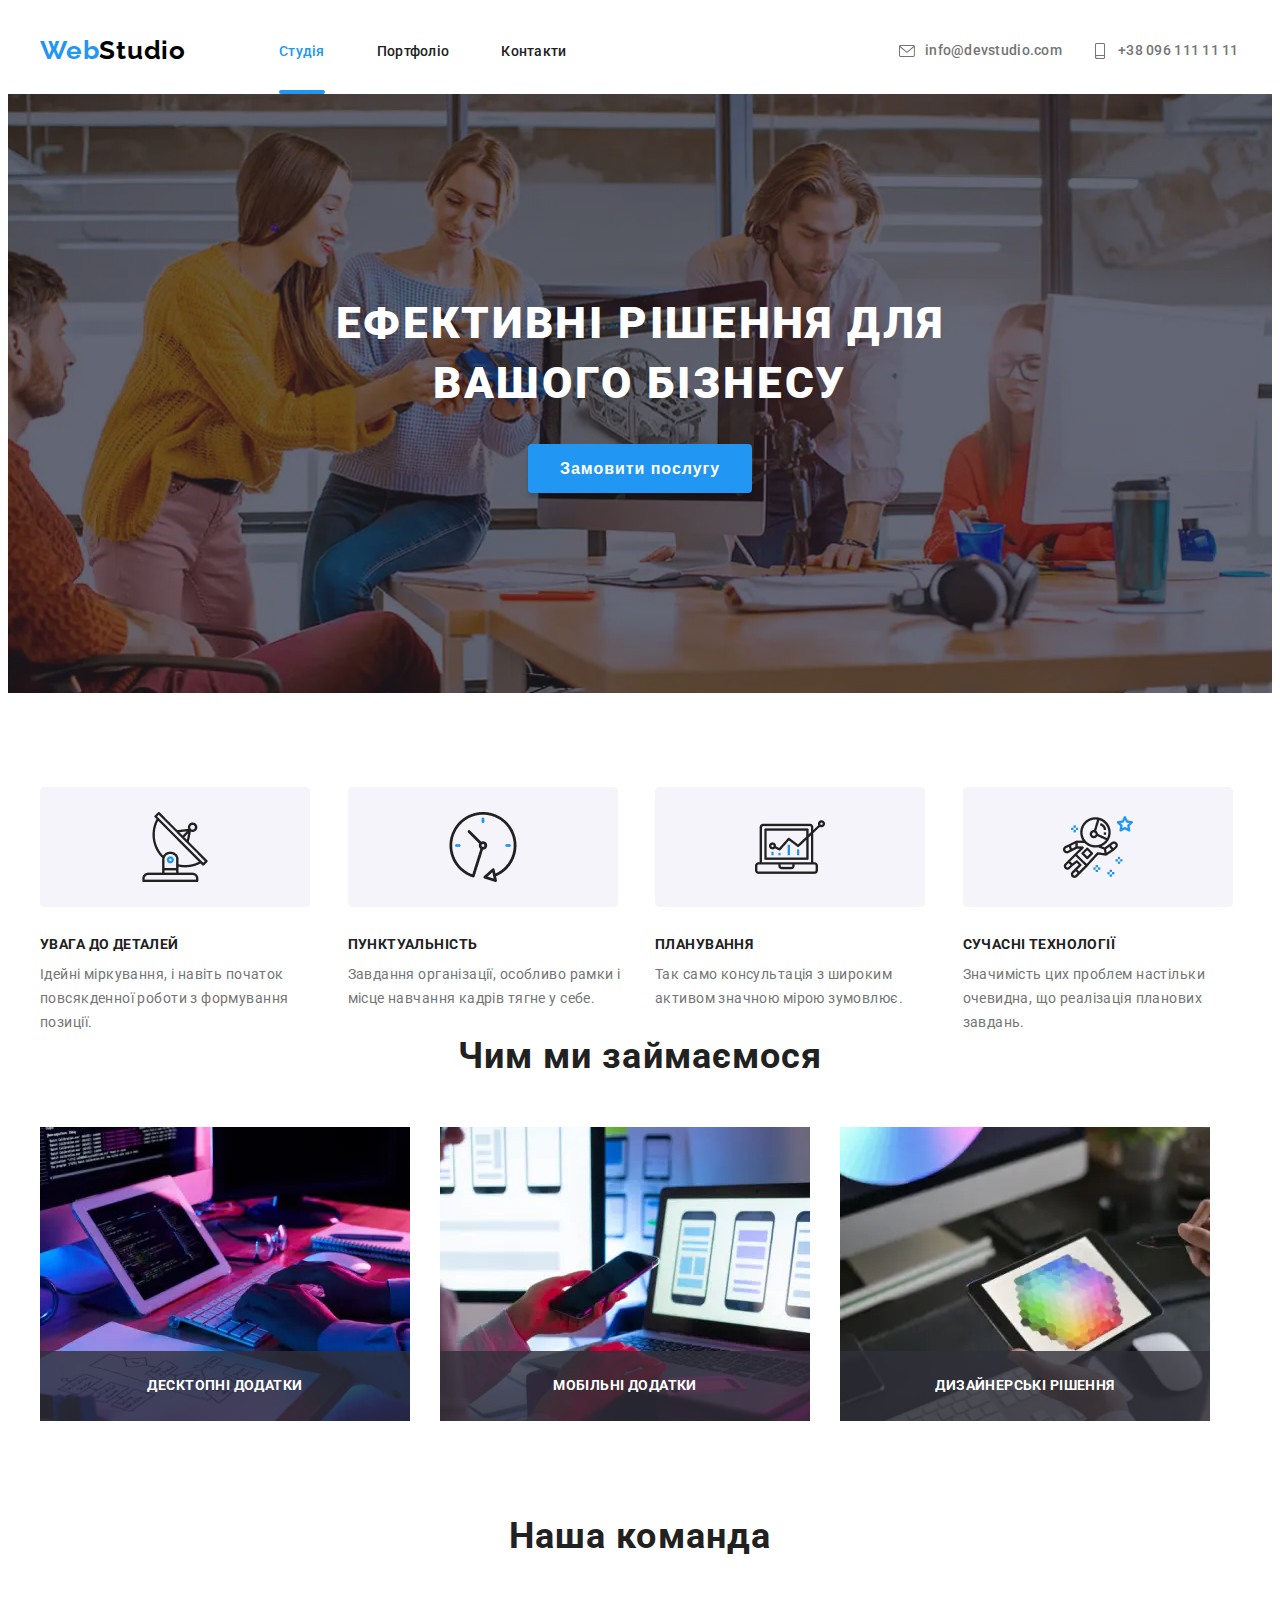
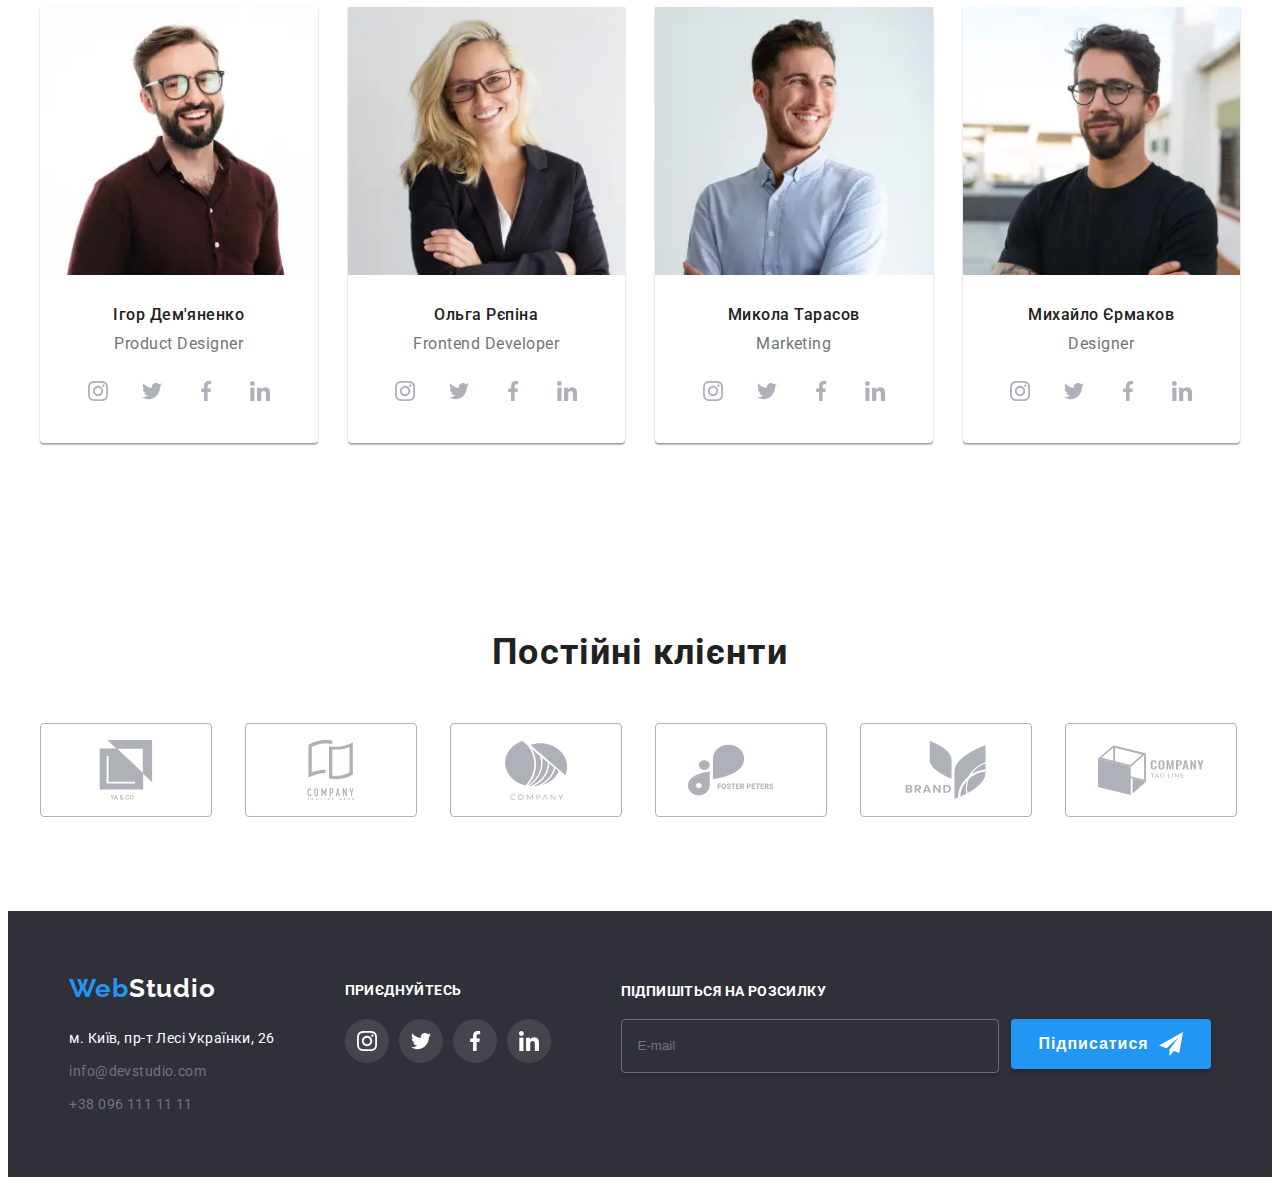
<file: index.html>
<!DOCTYPE html>
<html lang="en">
  <head>
    <meta charset="UTF-8" />
    <meta name="viewport" content="width=device-width, initial-scale=1.0" />
    <title>Головна</title>
    <link
      rel="stylesheet"
      href="https://cdnjs.cloudflare.com/ajax/libs/animate.css/4.1.1/animate.min.css"
    />
    <link
      rel="stylesheet"
      href="https://cdnjs.cloudflare.com/ajax/libs/modern-normalize/2.0.0/modern-normalize.min.css"
      integrity="sha512-4xo8blKMVCiXpTaLzQSLSw3KFOVPWhm/TRtuPVc4WG6kUgjH6J03IBuG7JZPkcWMxJ5huwaBpOpnwYElP/m6wg=="
      crossorigin="anonymous"
      referrerpolicy="no-referrer"
    />
    <link rel="preconnect" href="https://fonts.googleapis.com" />
    <link rel="preconnect" href="https://fonts.gstatic.com" crossorigin />
    <link
      href="https://fonts.googleapis.com/css2?family=Raleway:ital,wght@0,100..900;1,100..900&family=Roboto:ital,wght@0,100;0,300;0,400;0,500;0,700;0,900;1,100;1,300;1,400;1,500;1,700;1,900&display=swap"
      rel="stylesheet"
    />
    <link rel="stylesheet" href="./style/main.min.css" />
  </head>
  <body>
    <header class="header">
      <div class="container">
        <div class="header__navigation">
          <a href="./index.html" class="header__logo"
            ><span class="header__logo-first">Web</span
            ><span class="header__logo-second">Studio</span></a
          >
          <nav class="header__list">
            <ul class="header__items">
              <li class="header__item">
                <a href="./index.html" class="header__nav header__nav-golovna"
                  >Студія</a
                >
              </li>
              <li class="header__item">
                <a href="./pages/portfolio.html" class="header__nav"
                  >Портфоліо</a
                >
              </li>
              <li class="header__item">
                <a href="#" class="header__nav">Контакти</a>
              </li>
            </ul>
          </nav>
        </div>
                <button class="header__burger" data-modal-header-open>
            <svg class="header__burger__img">
                <use href="./img/symbol-defs.svg#icon-burger"></use>
            </svg>
        </button>
        <ul class="header__roster">
          <li class="header__roster-item">
            <a href="mailto:info@devstudio.com" class="header__roster-link"
              ><svg class="header__roster-img">
                <use href="./img/symbol-defs.svg#icon-mail"></use></svg
              >info@devstudio.com</a
            >
          </li>
          <li class="header__roster-item">
            <a href="tel:+380961111111" class="header__roster-link"
              ><svg class="header__roster-img">
                <use href="./img/symbol-defs.svg#icon-smartphone"></use></svg
              ><span class="header__roster-span">+38 096 111 11 11</span></a
            >
          </li>
        </ul>
      </div>
      <div class="menu is-hidden" data-header-modal>
          <button class="menu__button" data-modal-header-close>
            <svg class="menu__close" >
              <use href="./img/symbol-defs.svg#icon-close"></use>
            </svg>
          </button>
          <ul class="menu__list">
            <li class="menu__item"><a href="./index.html" class="menu__link">Студія</a></li>
            <li class="menu__item"><a href="./pages/portfolio.html" class="menu__link">Портфоліо</a></li>
            <li class="menu__item"><a href="#" class="menu__link">Контакти</a></li>
          </ul>
          <ul class="menu__list-contact">
            <li class="menu__item-contact"><a href="tel:+380961111111" class="menu__contact-link">+38 096 111 11 11</a></li>
            <li class="menu__item-contact"><a href="mailto:info@devstudio.com" class="menu__contact-link">info@devstudio.com</a></li>
          </ul>
          <ul class="menu__list-social">
            <li class="menu__item-social"><a href="#" class="menu__link-social">Instagram</a></li>
            <li class="menu__item-social"><a href="#" class="menu__link-social">Twitter</a></li>
            <li class="menu__item-social"><a href="#" class="menu__link-social">Facebook</a></li>
            <li class="menu__item-social"><a href="#" class="menu__link-social">LinkedIn</a></li> 
          </ul>
        </div>
      </div>
    </header>
    <main>
      <!-- Ефективні рішення -->
      <section class="decision">
        <div class="container">
          <h1 class="decision__title">Ефективні рішення для вашого бізнесу</h1>
          <button
            type="button"
            class="decision__btn animate__animated animate__bounce"
            data-modal-open
          >
            Замовити послугу
          </button>
        </div>
      </section>
      <!-- Ми -->
       <section class="we">
        <div class="container">
          <ul class="we__items">
            <li class="we__item">
              <h2 class="we__title">УВАГА ДО ДЕТАЛЕЙ</h2>
              <p class="we__subtitle">
                Ідейні міркування, і навіть початок повсякденної роботи з
                формування позиції.
              </p>
            </li>
            <li class="we__item">
              <h2 class="we__title">ПУНКТУАЛЬНІСТЬ</h2>
              <p class="we__subtitle">
                Завдання організації, особливо рамки і місце навчання кадрів
                тягне у себе.
              </p>
            </li>
            <li class="we__item">
              <h2 class="we__title">ПЛАНУВАННЯ</h2>
              <p class="we__subtitle">
                Так само консультація з широким активом значною мірою зумовлює.
              </p>
            </li>
            <li class="we__item">
              <h2 class="we__title">СУЧАСНІ ТЕХНОЛОГІЇ</h2>
              <p class="we__subtitle">
                Значимість цих проблем настільки очевидна, що реалізація
                планових завдань.
              </p>
            </li>
          </ul>
        </div>
      </section>
      <!-- Чим ми займаємося -->
       <section class="make">
        <div class="container">
          <h2 class="make__title">Чим ми займаємося</h2>
          <ul class="make__items">
            <li class="make__item">
              <picture>
                         <source srcset="../img/decstop/computer-decstop@1x.webp 1x, ../img/decstop/computer-decstop@2x.webp 2x" media="(min-width: 1200px)">
              <img
                src="./img/computer.jpg"
                alt="Програмування"
                class="make__img"
              />
              </picture>
              <h2 class="make__text">Десктопні додатки</h2>
            </li>
            <li class="make__item">
              <picture>
                <source srcset="../img/decstop/smartphone-decstop@1x.webp 1x, ../img/decstop/smartphone-decstop@2x.webp 2x" media="(min-width: 1200px)">
              <img
                src="./img/phone.jpg"
                alt="Вибирати дизайн сайту"
                class="make__img"
              />
              </picture>
              <h2 class="make__text">Мобільні додатки</h2>
            </li>
            <li class="make__item">
              <picture>
             <source srcset="../img/decstop/board-decstop@1x.webp 1x, ../img/decstop/board-decstop@2x.webp 2x" media="(min-width: 1200px)">
              <img
                src="./img/tablet.jpg"
                alt="Підбір кольорів на планшеті"
                class="make__img"
              />
              </picture>
              <h2 class="make__text">Дизайнерські рішення</h2>
            </li>
          </ul>
        </div>
      </section> 
      <!-- Наша команда -->
       <section class="team">
        <div class="container">
          <h2 class="team__title">Наша команда</h2>
          <ul class="team__items">
            <li class="team__item">
              <picture>
                      <source srcset="./img/decstop/igor-decstop@1x.webp 1x, ./img/decstop/igor-decstop@2x.webp 2x" media="(min-width: 1200px)">
                        <source srcset="./img/tablet/igor-tablet@1x.webp 1x, ./img/tablet/igor-tablet@2x.webp 2x" media="(min-width: 768px)">
                        <source srcset="./img/mobile/Igor-mobile@1x.webp 1x, ./img/mobile/igor-mobile@2x.webp 2x"  media="(max-width: 767px)">  
                           <img
                src="./img/igor.jpg"
                alt="Ігор Дем'яненко"
                class="team__img"
              />
              </picture>
              <div class="team__box-item">
                <h3 class="team__heading">Ігор Дем'яненко</h3>
                <p class="team__text">Product Designer</p>
                <ul class="team__list">
                <li class="team__element">
                  <a
                    href="https://www.instagram.com/"
                    target="_blank"
                    class="team__element-link"
                  >
                    <svg class="team__element-img">
                      <use href="./img/symbol-defs.svg#icon-instagram"></use>
                    </svg>
                  </a>
                </li>
                <li class="team__element">
                  <a
                    href="https://x.com/"
                    target="_blank"
                    class="team__element-link"
                  >
                    <svg class="team__element-img">
                      <use href="./img/symbol-defs.svg#icon-twitter"></use>
                    </svg>
                  </a>
                </li>
                <li class="team__element">
                  <a
                    href="https://www.facebook.com/"
                    target="_blank"
                    class="team__element-link"
                  >
                    <svg class="team__element-img">
                      <use href="./img/symbol-defs.svg#icon-facebook"></use>
                    </svg>
                  </a>
                </li>
                <li class="team__element">
                  <a
                    href="https://www.linkedin.com/"
                    target="_blank"
                    class="team__element-link"
                  >
                    <svg class="team__element-img">
                      <use href="./img/symbol-defs.svg#icon-linkedin"></use>
                    </svg>
                  </a>
                </li>
              </ul>
              </div> 
            </li>
            <li class="team__item">
              <picture>
                <source srcset="./img/decstop/olga-decstop@1x.webp 1x, ./img/decstop/olga-decstop@2x.webp 2x" media="(min-width: 1200px)">
                <source srcset="./img/tablet/olga-tablet@1x.webp 1x, ./img/tablet/olga-tablet@2x.webp 2x" media="(min-width: 768px)">
                <source srcset="./img/mobile/olga-mobile@1x.webp 1x, ./img/mobile/olga-mobile@2x.webp 2x" media="(max-width: 767px)">
              <img src="./img/olga.jpg" alt="Ольга Рєпіна" class="team__img" />
              </picture>
              <div class="team__box-item">
                <h3 class="team__heading">Ольга Рєпіна</h3>
                <p class="team__text">Frontend Developer</p>
                <ul class="team__list">
                <li class="team__element">
                  <a
                    href="https://www.instagram.com/"
                    target="_blank"
                    class="team__element-link"
                  >
                    <svg class="team__element-img">
                      <use href="./img/symbol-defs.svg#icon-instagram"></use>
                    </svg>
                  </a>
                </li>
                <li class="team__element">
                  <a
                    href="https://x.com/"
                    target="_blank"
                    class="team__element-link"
                  >
                    <svg class="team__element-img">
                      <use href="./img/symbol-defs.svg#icon-twitter"></use>
                    </svg>
                  </a>
                </li>
                <li class="team__element">
                  <a
                    href="https://www.facebook.com/"
                    target="_blank"
                    class="team__element-link"
                  >
                    <svg class="team__element-img">
                      <use href="./img/symbol-defs.svg#icon-facebook"></use>
                    </svg>
                  </a>
                </li>
                <li class="team__element">
                  <a
                    href="https://www.linkedin.com/"
                    target="_blank"
                    class="team__element-link"
                  >
                    <svg class="team__element-img">
                      <use href="./img/symbol-defs.svg#icon-linkedin"></use>
                    </svg>
                  </a>
                </li>
              </ul>
              </div>     
            </li>
            <li class="team__item">
              <picture>
                <source srcset="./img/decstop/mukola-decstop@1x.webp 1x, ./img/decstop/mukola-decstop@2x.webp 2x" media="(min-width: 1200px)">
                <source srcset="./img/tablet/mukola-tablet@1x.webp 1x, ./img/tablet/mukola-tablet@2x.webp 2x" media="(min-width: 768px)">
                <source srcset="./img/mobile/mukola-mobile@1x.webp 1x, ./img/mobile/mukola-mobile@2x.webp 2x" media="(max-width: 767px)">
              <img
                src="./img/mukola.jpg"
                alt="Микола Тарасов"
                class="team__img"
              />
              </picture>
              <div class="team__box-item">
                <h3 class="team__heading">Микола Тарасов</h3>
                <p class="team__text">Marketing</p>
                <ul class="team__list">
                <li class="team__element">
                  <a
                    href="https://www.instagram.com/"
                    target="_blank"
                    class="team__element-link"
                  >
                    <svg class="team__element-img">
                      <use href="./img/symbol-defs.svg#icon-instagram"></use>
                    </svg>
                  </a>
                </li>
                <li class="team__element">
                  <a
                    href="https://x.com/"
                    target="_blank"
                    class="team__element-link"
                  >
                    <svg class="team__element-img">
                      <use href="./img/symbol-defs.svg#icon-twitter"></use>
                    </svg>
                  </a>
                </li>
                <li class="team__element">
                  <a
                    href="https://www.facebook.com/"
                    target="_blank"
                    class="team__element-link"
                  >
                    <svg class="team__element-img">
                      <use href="./img/symbol-defs.svg#icon-facebook"></use>
                    </svg>
                  </a>
                </li>
                <li class="team__element">
                  <a
                    href="https://www.linkedin.com/"
                    target="_blank"
                    class="team__element-link"
                  >
                    <svg class="team__element-img">
                      <use href="./img/symbol-defs.svg#icon-linkedin"></use>
                    </svg>
                  </a>
                </li>
              </ul>
              </div>
            </li>
            <li class="team__item">
              <picture>
<source srcset="./img/decstop/michail-decstop@1x.webp 1x, ./img/decstop/michail-decstop@2x.webp 2x" media="(min-width: 1200px)">
<source srcset="./img/tablet/michail-tablet@1x.webp 1x, ./img/tablet/michail-tablet@2x.webp 2x" media="(min-width: 768px)">
<source srcset="./img/mobile/michail-mobile@1x.webp 1x, ./img/mobile/michail-mobile@2x.webp 2x" media="(max-width: 767px)">
              <img
                src="./img/michail.jpg"
                alt="Михайло Єрмаков"
                class="team__img"
              />
              </picture>
              <div class="team__box-item">
                <h3 class="team__heading">Михайло Єрмаков</h3>
                <p class="team__text">Designer</p>
                <ul class="team__list">
                <li class="team__element">
                  <a
                    href="https://www.instagram.com/"
                    target="_blank"
                    class="team__element-link"
                  >
                    <svg class="team__element-img">
                      <use href="./img/symbol-defs.svg#icon-instagram"></use>
                    </svg>
                  </a>
                </li>
                <li class="team__element">
                  <a
                    href="https://x.com/"
                    target="_blank"
                    class="team__element-link"
                  >
                    <svg class="team__element-img">
                      <use href="./img/symbol-defs.svg#icon-twitter"></use>
                    </svg>
                  </a>
                </li>
                <li class="team__element">
                  <a href="#" target="_blank" class="team__element-link">
                    <svg class="team__element-img">
                      <use href="./img/symbol-defs.svg#icon-facebook"></use>
                    </svg>
                  </a>
                </li>
                <li class="team__element">
                  <a href="#" target="_blank" class="team__element-link">
                    <svg class="team__element-img">
                      <use href="./img/symbol-defs.svg#icon-linkedin"></use>
                    </svg>
                  </a>
                </li>
              </ul>
              </div>
            </li>
          </ul>
        </div>
      </section> 
      <!-- Клиенти -->
       <section class="clients">
        <div class="container">
          <h2 class="clients__title">Постійні клієнти</h2>
          <ul class="clients__items">
            <li class="clients__item">
              <a
                href="https://www.google.com/"
                target="_blank"
                class="clients__link"
              >
                <svg class="clients__img">
                  <use href="./img/symbol-defs.svg#icon-ya-co"></use>
                </svg>
              </a>
            </li>
            <li class="clients__item">
              <a
                href="https://www.google.com/"
                target="_blank"
                class="clients__link"
              >
                <svg class="clients__img">
                  <use href="./img/symbol-defs.svg#icon-company-book "></use>
                </svg>
              </a>
            </li>
            <li class="clients__item">
              <a
                href="https://www.google.com/"
                target="_blank"
                class="clients__link"
              >
                <svg class="clients__img">
                  <use href="./img/symbol-defs.svg#icon-company"></use>
                </svg>
              </a>
            </li>
            <li class="clients__item">
              <a
                href="https://www.google.com/"
                target="_blank"
                class="clients__link"
              >
                <svg class="clients__img">
                  <use href="./img/symbol-defs.svg#icon-faster"></use>
                </svg>
              </a>
            </li>
            <li class="clients__item">
              <a
                href="https://www.google.com/"
                target="_blank"
                class="clients__link"
              >
                <svg class="clients__img">
                  <use href="./img/symbol-defs.svg#icon-brand"></use>
                </svg>
              </a>
            </li>
            <li class="clients__item">
              <a
                href="https://www.google.com/"
                target="_blank"
                class="clients__link"
              >
                <svg class="clients__img">
                  <use href="./img/symbol-defs.svg#icon-company-cube"></use>
                </svg>
              </a>
            </li>
          </ul>
        </div>
      </section>
    </main>
     <footer class="footer">
      <div class="container">
        <div class="footer__address-box">
          <a href="./index.html" class="footer__logo"
            ><span class="footer__logo-first">Web</span
            ><span class="footer__logo-second">Studio</span></a
          >
          <address class="footer__address">
            <ul class="footer__items">
              <li class="footer__item">
                <a
                  href="https://www.google.com/maps/d/u/0/viewer?mid=10uSM3H-mIU3GznYo2szRIEphczw&hl=en_US&ll=50.42732700000004%2C30.538092&z=17"
                  target="_blank"
                  class="footer__address footer__link-white"
                  >м. Київ, пр-т Лесі Українки, 26</a
                >
              </li>
              <li class="footer__item">
                <a href="mailto:info@devstudio.com" class="footer__link"
                  >info@devstudio.com</a
                >
              </li>
              <li class="footer__item">
                <a href="tel:+380961111111" class="footer__link"
                  >+38 096 111 11 11</a
                >
              </li>
            </ul>
          </address>
        </div>
        <div class="footer__networks">
          <h2 class="footer__title">приєднуйтесь</h2>
          <ul class="footer__list">
            <li class="footer__element">
              <a
                href="https://www.instagram.com/"
                target="_blank"
                class="footer__element-link"
              >
                <svg class="footer__element-img">
                  <use href="./img/symbol-defs.svg#icon-instagram"></use>
                </svg>
              </a>
            </li>
            <li class="footer__element">
              <a
                href="https://x.com/"
                target="_blank"
                class="footer__element-link"
              >
                <svg class="footer__element-img">
                  <use href="./img/symbol-defs.svg#icon-twitter"></use>
                </svg>
              </a>
            </li>
            <li class="footer__element">
              <a
                href="https://www.facebook.com/"
                target="_blank"
                class="footer__element-link"
              >
                <svg class="footer__element-img">
                  <use href="./img/symbol-defs.svg#icon-facebook"></use>
                </svg>
              </a>
            </li>
            <li class="footer__element">
              <a
                href="https://www.linkedin.com/"
                target="_blank"
                class="footer__element-link"
              >
                <svg class="footer__element-img">
                  <use href="./img/symbol-defs.svg#icon-linkedin"></use>
                </svg>
              </a>
            </li>
          </ul>
        </div>
        <div class="footer__mailing">
          <form class="footer__mailing-form">
            <div class="footer__mailing-box">
              <label for="mailing" class="footer__mailing-signature"
                >Підпишіться на розсилку</label
              >
              <input
                type="email"
                id="mailing"
                class="footer__mailing-input"
                required
                pattern="[a-z0-9._%+-]+@[a-z0-9.-]+\.[a-z]{2,}$"
                title="Будь ласка, введіть коректну електронну адресу."
                placeholder="E-mail"
              />
            </div>
            <button class="footer__mailing-btn">
              Підписатися
              <svg class="footer__mailing-img">
                <use href="./img/symbol-defs.svg#icon-send"></use>
              </svg>
            </button>
          </form>
        </div>
      </div>
    </footer> 
     <div class="backdrop is-hidden" data-modal>
      <div class="modal">
        <form class="modal__form">
          <h2 class="modal__title">Залиште свої дані, ми вам передзвонимо</h2>
          <label for="name" class="modal__signature">Ім'я</label>
          <div class="modal__input-box">
            <input
              type="text"
              id="name"
              class="modal__input"
              required
              placeholder="Артем"
            />
            <svg class="modal__input-img">
              <use href="./img/symbol-defs.svg#icon-person-modal"></use>
            </svg>
          </div>
          <label for="tel" class="modal__signature">Телефон</label>
          <div class="modal__input-box">
            <input
              type="text"
              id="tel"
              class="modal__input"
              placeholder="+380 XX XXX XXXX"
              pattern="\+380[0-9]{9}"
              required
            />
            <svg class="modal__input-img">
              <use href="./img/symbol-defs.svg#icon-phone-modal"></use>
            </svg>
          </div>
          <label for="mail" class="modal__signature">Пошта</label>
          <div class="modal__input-box">
            <input
              type="email"
              id="mail"
              class="modal__input"
              required
              placeholder="Artemdacok@gmail.com"
            />
            <svg class="modal__input-img">
              <use href="./img/symbol-defs.svg#icon-mail-modal"></use>
            </svg>
          </div>
          <label for="comment" class="modal__signature">Коментар</label>
          <textarea
            name=""
            id="comment"
            class="modal__textarea"
            placeholder="Введіть текст (Не обовязково)"
          ></textarea>
          <label class="modal__chek-label">
            <input type="checkbox" class="modal__chekbox" required />
            <span class="modal__text">Погоджуюся з розсилкою та приймаю </span>
            <a
              href="https://www.google.com/search?q=%D0%A3%D0%BC%D0%BE%D0%B2%D0%B8+%D0%B4%D0%BE%D0%B3%D0%BE%D0%B2%D0%BE%D1%80%D1%83&rlz=1C1CHBD_enDE1113DE1113&oq=%D0%A3%D0%BC%D0%BE%D0%B2%D0%B8+%D0%B4%D0%BE%D0%B3%D0%BE%D0%B2%D0%BE%D1%80%D1%83&gs_lcrp=EgZjaHJvbWUyCQgAEEUYORiABDIHCAEQABiABDIHCAIQABiABDIHCAMQABiABDIHCAQQABiABDIHCAUQABiABDIHCAYQABiABDIHCAcQABiABDIHCAgQABiABDIHCAkQABiABNIBCDU0NDZqMGo3qAIAsAIA&sourceid=chrome&ie=UTF-8"
              class="modal__link"
              target="_blank"
              >Умови договору</a
            >
          </label>
          <button type="submit" class="modal__btn">Відправити</button>
        </form>
        <button class="modal__close-btn" data-modal-close>
          <svg class="modal__close-img">
            <use href="./img/symbol-defs.svg#icon-close"></use>
          </svg>
        </button>
      </div>
    </div>
    <script src="./js/modal.js"></script>
    <script src="./js/mobile-menu.js"></script>
  </body>
</html>
</file>
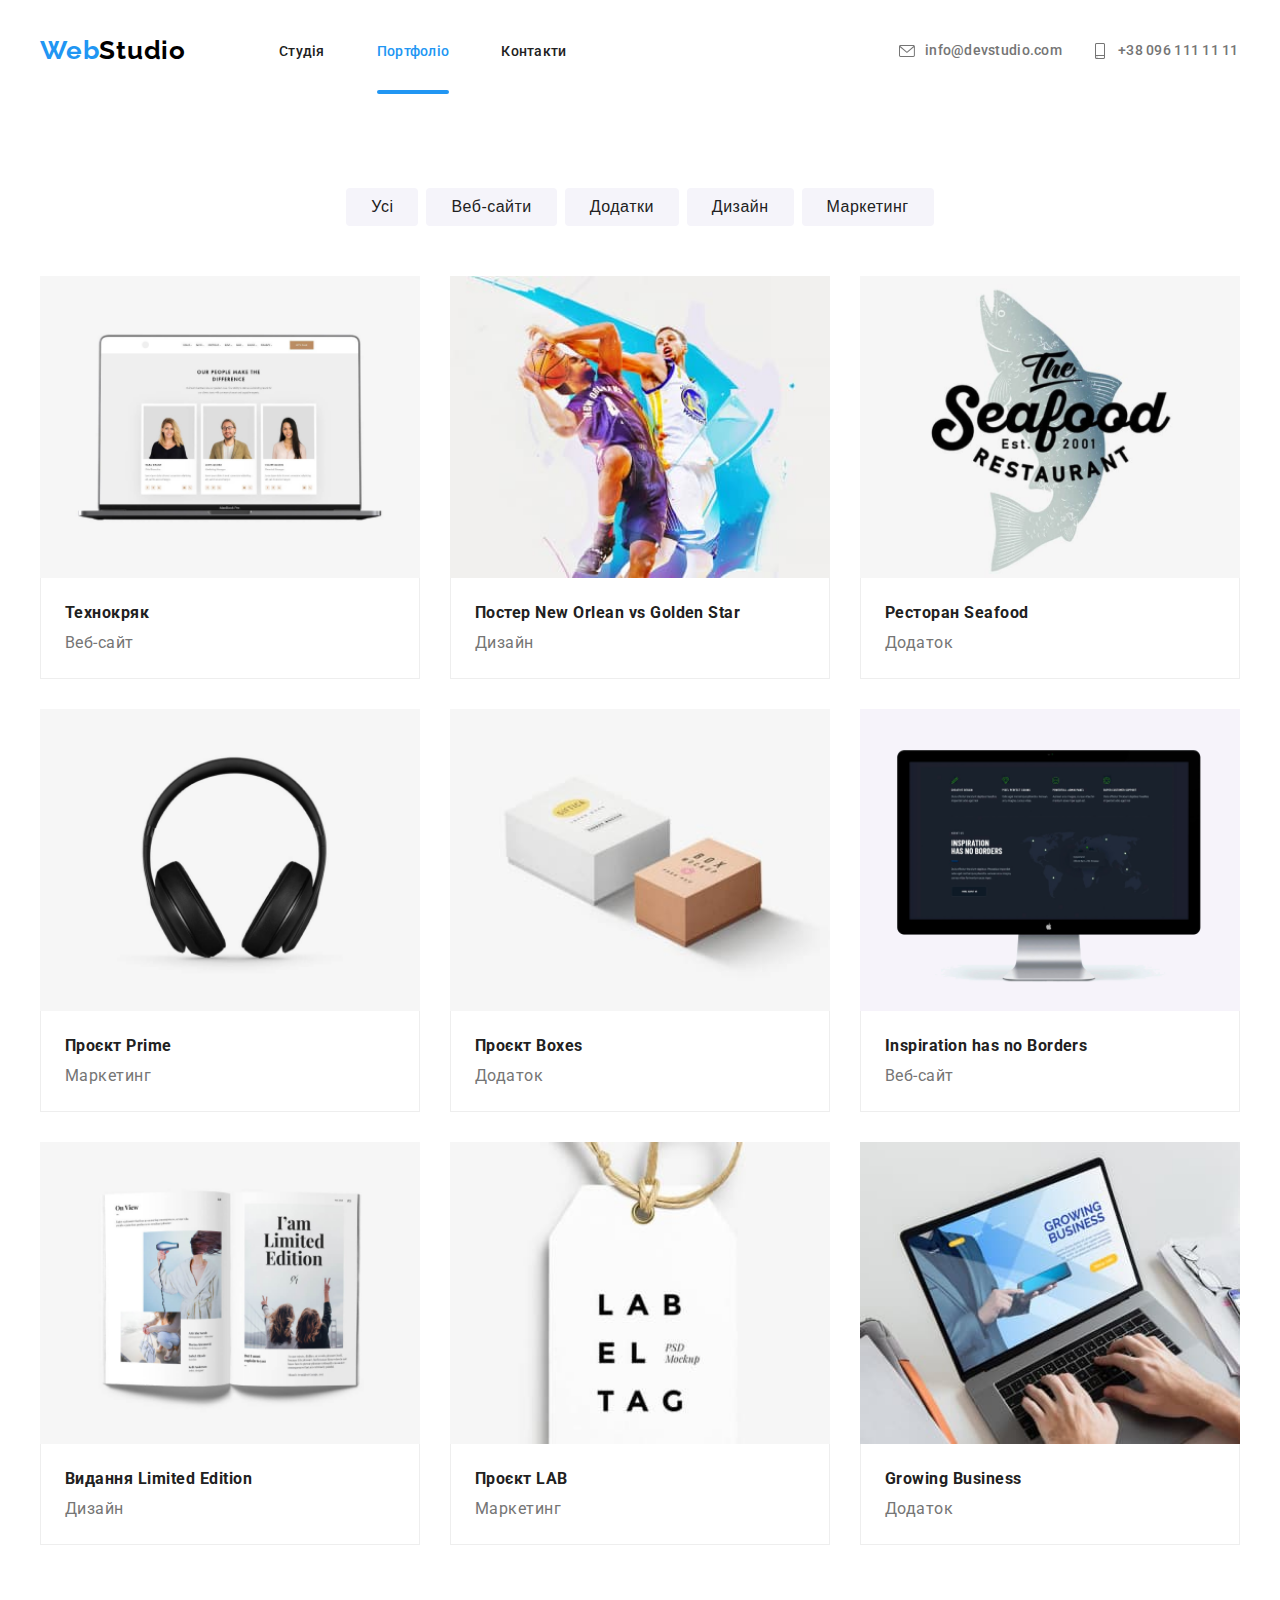
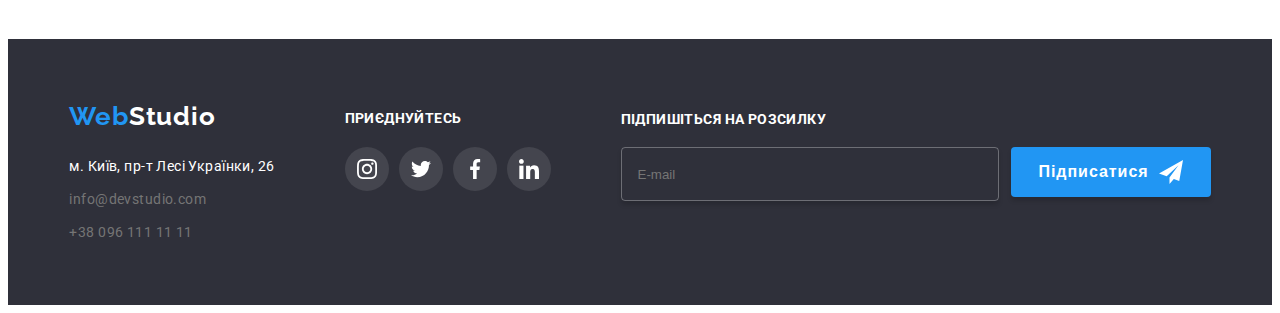
<file: pages/portfolio.html>
<!DOCTYPE html>
<html lang="en">
  <head>
    <meta charset="UTF-8" />
    <meta name="viewport" content="width=device-width, initial-scale=1.0" />
    <title>Портфоліо</title>
    <link
      rel="stylesheet"
      href="https://cdnjs.cloudflare.com/ajax/libs/modern-normalize/2.0.0/modern-normalize.min.css"
      integrity="sha512-4xo8blKMVCiXpTaLzQSLSw3KFOVPWhm/TRtuPVc4WG6kUgjH6J03IBuG7JZPkcWMxJ5huwaBpOpnwYElP/m6wg=="
      crossorigin="anonymous"
      referrerpolicy="no-referrer"
    />
    <link rel="preconnect" href="https://fonts.googleapis.com" />
    <link rel="preconnect" href="https://fonts.gstatic.com" crossorigin />
    <link
      href="https://fonts.googleapis.com/css2?family=Raleway:ital,wght@0,100..900;1,100..900&family=Roboto:ital,wght@0,100;0,300;0,400;0,500;0,700;0,900;1,100;1,300;1,400;1,500;1,700;1,900&display=swap"
      rel="stylesheet"
    />
    <link rel="stylesheet" href="../style/main.min.css" />
  </head>
  <body>
  <header class="header">
      <div class="container">
        <div class="header__navigation">
          <a href="./index.html" class="header__logo"
            ><span class="header__logo-first">Web</span
            ><span class="header__logo-second">Studio</span></a
          >
          <nav class="header__list">
            <ul class="header__items">
              <li class="header__item">
                <a href="../index.html" class="header__nav "
                  >Студія</a
                >
              </li>
              <li class="header__item">
                <a href="./pages/portfolio.html" class="header__nav
                header__nav-portfolio"
                  >Портфоліо</a
                >
              </li>
              <li class="header__item">
                <a href="#" class="header__nav">Контакти</a>
              </li>
            </ul>
          </nav>
        </div>
                <button class="header__burger" data-modal-header-open>
            <svg class="header__burger__img">
                <use href="../img/symbol-defs.svg#icon-burger"></use>
            </svg>
        </button>
        <ul class="header__roster">
          <li class="header__roster-item">
            <a href="mailto:info@devstudio.com" class="header__roster-link"
              ><svg class="header__roster-img">
                <use href="../img/symbol-defs.svg#icon-mail"></use></svg
              >info@devstudio.com</a
            >
          </li>
          <li class="header__roster-item">
            <a href="tel:+380961111111" class="header__roster-link"
              ><svg class="header__roster-img">
                <use href="../img/symbol-defs.svg#icon-smartphone"></use></svg
              ><span class="header__roster-span">+38 096 111 11 11</span></a
            >
          </li>
        </ul>
      </div>
      <div class="menu is-hidden" data-header-modal>
          <button class="menu__button" data-modal-header-close>
            <svg class="menu__close" >
              <use href="../img/symbol-defs.svg#icon-close"></use>
            </svg>
          </button>
          <ul class="menu__list">
            <li class="menu__item"><a href="../index.html" class="menu__link">Студія</a></li>
            <li class="menu__item"><a href="./pages/portfolio.html" class="menu__link">Портфоліо</a></li>
            <li class="menu__item"><a href="#" class="menu__link">Контакти</a></li>
          </ul>
          <ul class="menu__list-contact">
            <li class="menu__item-contact"><a href="tel:+380961111111" class="menu__contact-link">+38 096 111 11 11</a></li>
            <li class="menu__item-contact"><a href="mailto:info@devstudio.com" class="menu__contact-link">info@devstudio.com</a></li>
          </ul>
          <ul class="menu__list-social">
            <li class="menu__item-social"><a href="#" class="menu__link-social">Instagram</a></li>
            <li class="menu__item-social"><a href="#" class="menu__link-social">Twitter</a></li>
            <li class="menu__item-social"><a href="#" class="menu__link-social">Facebook</a></li>
            <li class="menu__item-social"><a href="#" class="menu__link-social">LinkedIn</a></li> 
          </ul>
        </div>
      </div>
    </header>
    <main>
      <!-- Секція товари -->
    <section class="goods">
        <div class="container">
        <ul class="goods__list">
          <li class="goods__referral"><button type="button" class="goods__btn">Усі</button></li>
          <li class="goods__referral"><button type="button" class="goods__btn">Веб-сайти</button></li>
          <li class="goods__referral"><button type="button" class="goods__btn">Додатки</button></li>
          <li class="goods__referral"><button type="button" class="goods__btn">Дизайн</button></li>
          <li class="goods__referral"><button type="button" class="goods__btn">Маркетинг</button></li>
        </ul>
        <ul class="goods__items">
          <li class="goods__item">
            <a href="#" class="goods__link">
            <div class="goods__wrraper">
            <img src="../img/tehnokryak.png" alt="Ноутбук" class="goods__img"/>
            <div class="goods__opacity"><p class="goods__opacity__text">Ресурс пропонує комплексні пропозиції з різним рівнем функціоналу та сервісів. Все це дозволить відвідувачу отримати вичерпні відомості про компанію чи приватну особу.</p></div>
            </div>
            <div class="goods__box">
            <h2 class="goods__caption">Технокряк</h2>
            <p class="goods__text">Веб-сайт</p>
          </div>
          </a>
          </li>
          <li class="goods__item">
            <a href="#" class="goods__link">
            <div class="goods__wrraper">
            <img src="../img/poster.jpg" alt="Баскетбол" class="goods__img"/>
            <div class="goods__opacity"><p class="goods__opacity__text">Ресурс пропонує комплексні пропозиції з різним рівнем функціоналу та сервісів. Все це дозволить відвідувачу отримати вичерпні відомості про компанію чи приватну особу.</p></div>
          </div>
            <div class="goods__box">
            <h2 class="goods__caption">Постер New Orlean vs Golden Star</h2>
            <p class="goods__text">Дизайн</p>
          </div>
        </a>
          </li>
          <li class="goods__item">
            <a href="#" class="goods__link">
            <div class="goods__wrraper">
            <img src="../img/restoran.png" alt="Значок ресторану" class="goods__img"/>
            <div class="goods__opacity"><p class="goods__opacity__text">Ресурс пропонує комплексні пропозиції з різним рівнем функціоналу та сервісів. Все це дозволить відвідувачу отримати вичерпні відомості про компанію чи приватну особу.</p></div>
          </div>
            <div class="goods__box">
            <h2 class="goods__caption">Ресторан Seafood</h2>
            <p class="goods__text">Додаток</p>
          </div>
        </a>
          </li>
          <li class="goods__item">
            <a href="#" class="goods__link">
              <div class="goods__wrraper">
            <img src="../img/headphone.png" alt="Навушники" class="goods__img"/>
            <div class="goods__opacity"><p class="goods__opacity__text">Ресурс пропонує комплексні пропозиції з різним рівнем функціоналу та сервісів. Все це дозволить відвідувачу отримати вичерпні відомості про компанію чи приватну особу.</p></div>
          </div>
            <div class="goods__box">
            <h2 class="goods__caption">Проєкт Prime</h2>
            <p class="goods__text">Маркетинг</p>
          </div>
        </a>
          </li>
          <li class="goods__item">
            <a href="#" class="goods__link">
              <div class="goods__wrraper">
            <img src="../img/projectboxes.jpg" alt="Коробки" class="goods__img"/>
            <div class="goods__opacity"><p class="goods__opacity__text">Ресурс пропонує комплексні пропозиції з різним рівнем функціоналу та сервісів. Все це дозволить відвідувачу отримати вичерпні відомості про компанію чи приватну особу.</p></div>
          </div>
            <div class="goods__box">
            <h2 class="goods__caption">Проєкт Boxes</h2>
            <p class="goods__text">Додаток</p>
          </div>
        </a>
          </li>
          <li class="goods__item">
            <a href="#" class="goods__link">
            <div class="goods__wrraper">
            <img src="../img/screen.png" alt="Монітор" class="goods__img"/>
            <div class="goods__opacity"><p class="goods__opacity__text">Ресурс пропонує комплексні пропозиції з різним рівнем функціоналу та сервісів. Все це дозволить відвідувачу отримати вичерпні відомості про компанію чи приватну особу.</p></div>
            </div>
            <div class="goods__box">
            <h2 class="goods__caption">Inspiration has no Borders</h2>
            <p class="goods__text">Веб-сайт</p>
          </div>
        </a>
          </li>
          <li class="goods__item">
            <a href="#" class="goods__link">
            <div class="goods__wrraper">
            <img src="../img/book.png" alt="Книжка"  class="goods__img"/>
            <div class="goods__opacity"><p class="goods__opacity__text">Ресурс пропонує комплексні пропозиції з різним рівнем функціоналу та сервісів. Все це дозволить відвідувачу отримати вичерпні відомості про компанію чи приватну особу.</p></div>
            </div>
            <div class="goods__box">
            <h2 class="goods__caption">Видання Limited Edition</h2>
            <p class="goods__text">Дизайн</p>
          </div>
        </a>
          </li>
          <li class="goods__item">
            <a href="#" class="goods__link">
            <div class="goods__wrraper">
            <img src="../img/projectlab.jpg" alt="Значок ресторану"  class="goods__img"/>
            <div class="goods__opacity"><p class="goods__opacity__text">Ресурс пропонує комплексні пропозиції з різним рівнем функціоналу та сервісів. Все це дозволить відвідувачу отримати вичерпні відомості про компанію чи приватну особу.</p></div>
           </div>
            <div class="goods__box">
            <h2 class="goods__caption">Проєкт LAB</h2>
            <p class="goods__text">Маркетинг</p>
          </div>
          </a>
          </li>
          <li class="goods__item">
            <a href="#" class="goods__link">
            <div class="goods__wrraper">
            <img src="../img/buisnesspk.jpg" alt="Ноутбук"  class="goods__img"/>
            <div class="goods__opacity"><p class="goods__opacity__text">Ресурс пропонує комплексні пропозиції з різним рівнем функціоналу та сервісів. Все це дозволить відвідувачу отримати вичерпні відомості про компанію чи приватну особу.</p></div>
           </div>
            <div class="goods__box">
            <h2 class="goods__caption">Growing Business</h2>
            <p class="goods__text">Додаток</p>
          </div>
        </a>
          </li>
        </ul>
      </div>
      </section>
    </main>
    <footer class="footer">
      <div class="container">
        <div class="footer__address-box">
          <a href="./index.html" class="footer__logo"
            ><span class="footer__logo-first">Web</span
            ><span class="footer__logo-second">Studio</span></a
          >
          <address class="footer__address">
            <ul class="footer__items">
              <li class="footer__item">
                <a
                  href="https://www.google.com/maps/d/u/0/viewer?mid=10uSM3H-mIU3GznYo2szRIEphczw&hl=en_US&ll=50.42732700000004%2C30.538092&z=17"
                  target="_blank"
                  class="footer__address footer__link-white"
                  >м. Київ, пр-т Лесі Українки, 26</a
                >
              </li>
              <li class="footer__item">
                <a href="mailto:info@devstudio.com" class="footer__link"
                  >info@devstudio.com</a
                >
              </li>
              <li class="footer__item">
                <a href="tel:+380961111111" class="footer__link"
                  >+38 096 111 11 11</a
                >
              </li>
            </ul>
          </address>
        </div>
        <div class="footer__networks">
          <h2 class="footer__title">приєднуйтесь</h2>
          <ul class="footer__list">
            <li class="footer__element">
              <a
                href="https://www.instagram.com/"
                target="_blank"
                class="footer__element-link"
              >
                <svg class="footer__element-img">
                  <use href="../img/symbol-defs.svg#icon-instagram"></use>
                </svg>
              </a>
            </li>
            <li class="footer__element">
              <a
                href="https://x.com/"
                target="_blank"
                class="footer__element-link"
              >
                <svg class="footer__element-img">
                  <use href="../img/symbol-defs.svg#icon-twitter"></use>
                </svg>
              </a>
            </li>
            <li class="footer__element">
              <a
                href="https://www.facebook.com/"
                target="_blank"
                class="footer__element-link"
              >
                <svg class="footer__element-img">
                  <use href="../img/symbol-defs.svg#icon-facebook"></use>
                </svg>
              </a>
            </li>
            <li class="footer__element">
              <a
                href="https://www.linkedin.com/"
                target="_blank"
                class="footer__element-link"
              >
                <svg class="footer__element-img">
                  <use href="../img/symbol-defs.svg#icon-linkedin"></use>
                </svg>
              </a>
            </li>
          </ul>
        </div>
        <div class="footer__mailing">
          <form class="footer__mailing-form">
            <div class="footer__mailing-box">
              <label for="mailing" class="footer__mailing-signature"
                >Підпишіться на розсилку</label
              >
              <input
                type="email"
                id="mailing"
                class="footer__mailing-input"
                required
                pattern="[a-z0-9._%+-]+@[a-z0-9.-]+\.[a-z]{2,}$"
                title="Будь ласка, введіть коректну електронну адресу."
                placeholder="E-mail"
              />
            </div>
            <button class="footer__mailing-btn">
              Підписатися
              <svg class="footer__mailing-img">
                <use href="../img/symbol-defs.svg#icon-send"></use>
              </svg>
            </button>
          </form>
        </div>
      </div>
    </footer>
    <script src="../js/mobile-menu.js"></script>
  </body>
</html>
</file>
<file: style/main.min.css>
h1,h2,h3,h4,h5,h6,p{margin:0}a{text-decoration:none}ul{list-style:none;margin:0;padding:0}img{display:block;width:100%;height:auto;max-width:100%}.container{max-width:1200px;padding:0 15px;margin:0 auto}@media screen and (min-width: 480px){.container{width:480px}}@media screen and (min-width: 768px){.container{width:768px}}@media screen and (min-width: 1200px){.container{width:1200px}}body{font-family:"Roboto",sans-serif;box-sizing:border-box}.header>.container{display:flex;justify-content:space-between}.header{padding:16px 0}@media screen and (min-width: 768px){.header{padding:26px 0}}@media screen and (min-width: 1200px){.header{padding:25px 0}}.header__portfolio{border-bottom:1px solid #ececec}.header__logo{font-family:"Raleway";font-size:24px;font-weight:700;line-height:1.38;letter-spacing:.72px;margin-right:auto}@media screen and (min-width: 768px){.header__logo{margin-right:88px}}@media screen and (min-width: 1200px){.header__logo{font-size:26px;letter-spacing:.78px;margin-right:93px}}.header__logo-first{color:#2196f3;font-family:Raleway;font-size:26px;font-weight:700;line-height:1.38;letter-spacing:.78px}.header__logo-second{color:#000;font-family:Raleway;font-size:26px;font-weight:700;line-height:1.38;letter-spacing:.78px}.header__logo:focus{outline:none}.header__navigation{display:flex;align-items:center}.header__items{display:none;margin-left:auto;gap:52px}@media screen and (min-width: 768px){.header__items{display:flex}}.header__item{position:relative}.header__nav{color:#212121;font-size:14px;font-weight:500;line-height:1.14;letter-spacing:.28px;transition:250ms cubic-bezier(0.4, 0, 0.2, 1)}.header__nav::after{content:"";position:absolute;bottom:-33.7px;left:0;width:100%;height:4px;border-radius:2px;background:#2196f3;transition:250ms cubic-bezier(0.4, 0, 0.2, 1);opacity:0}.header__nav-golovna::after{content:"";opacity:1}.header__nav-portfolio::after{content:"";opacity:1}.header__nav-golovna{color:#2196f3}.header__nav-portfolio{color:#2196f3}.header__nav:hover,.header__nav:focus,.header__nav:hover::after,.header__nav:focus::after{outline:none;opacity:1;color:#2196f3}.header__burger{height:40px;background:none;border:none;display:inline}@media screen and (min-width: 768px){.header__burger{display:none}}.header__burger:hover,.header__burger:focus{border:none;cursor:pointer}.header__burger:hover .header__burger__img,.header__burger:focus .header__burger__img{transition:250ms cubic-bezier(0.4, 0, 0.2, 1);fill:#2196f3}.header__burger__img{fill:#000;width:40px;height:40px}.header__roster{margin-left:auto;display:none;align-items:center}@media screen and (min-width: 768px){.header__roster{flex-direction:column;gap:10px;display:flex}}@media screen and (min-width: 1200px){.header__roster{flex-direction:row;gap:30px}}.header__roster-item{position:relative}.header__roster-link{display:flex;align-items:center;gap:10px;color:#757575;font-size:12px;font-weight:500;line-height:1.14;letter-spacing:.28px;transition:250ms cubic-bezier(0.4, 0, 0.2, 1)}@media screen and (min-width: 1200px){.header__roster-link{font-size:14px}}.header__roster-link:hover,.header__roster-link:focus,.header__roster-link:hover::after,.header__roster-link:focus::after{opacity:1;outline:none;color:#2196f3}.header__roster-link:hover__roster-img,.header__roster-link:focus__roster-img,.header__roster-link:hover::after__roster-img,.header__roster-link:focus::after__roster-img{fill:#2196f3}.header__roster-link::after{content:"";position:absolute;bottom:-35px;left:0;width:100%;height:4px;border-radius:2px;background:#2196f3;transition:.2s cubic-bezier(0.39, 0.575, 0.565, 1);opacity:0}.header__roster-img{width:16px;height:12px;margin-top:auto;margin-bottom:auto;fill:#757575;transition:250ms cubic-bezier(0.4, 0, 0.2, 1)}.header__roster-item:nth-child(2)>.header__roster-link>.header__roster-img{height:16px}.header__roster-item:nth-child(2)>.header__roster-link>.header__roster-span{width:122px}.menu{z-index:1;position:fixed;top:0;left:0;width:100vw;height:100vh;background-color:#fff;padding:48px 0px 48px 40px;box-shadow:0px 4px 8px 0px rgba(0,0,0,.04),0px 2px 4px 0px rgba(0,0,0,.08),0px 1px 3px 0px rgba(0,0,0,.16)}.menu__button{background-color:rgba(0,0,0,0);position:absolute;top:10px;right:15px;border:none}.menu__close{width:40px;height:40px;fill:#000}.menu__item:first-child{margin-bottom:36px}.menu__item:last-child{margin-top:32px;margin-bottom:200px}.menu__link{color:#212121;font-size:40px;font-weight:500;line-height:normal;letter-spacing:.8px}.menu__link:hover{color:#2196f3}.menu__item-contact:first-child{margin-bottom:32px}.menu__item-contact:first-child .menu__contact-link{color:#2196f3;font-family:"Roboto";font-size:34px;font-style:normal;font-weight:500;line-height:normal;letter-spacing:.68px}.menu__contact-link{color:#757575;font-family:"Roboto";font-size:24px;font-style:normal;font-weight:500;line-height:normal;letter-spacing:.48px}.menu__list-social{display:flex;margin-top:64px;flex-wrap:wrap}.menu__item-social:not(:last-child){margin-right:10px;display:flex}.menu__item-social:not(:last-child)::after{content:"";width:1px;height:22px;background:rgba(33,33,33,.2);display:flex;margin-left:10px}.menu__link-social{color:#2196f3;font-size:18px;font-weight:500;line-height:22px;letter-spacing:.36px}.decision{padding-top:118px;padding-bottom:118px;background-image:linear-gradient(rgba(47, 48, 58, 0.4), rgba(47, 48, 58, 0.4)),url(../img/mobile/decision-mobile@1x.webp);background-position:center;background-repeat:no-repeat;background-size:cover;text-align:center;overflow:hidden}@media(min-device-pixel-ratio: 2),(-webkit-min-device-pixel-ratio: 2),(min-resolution: 192dpi),(min-resolution: 2dppx){.decision{background-image:linear-gradient(rgba(47, 48, 58, 0.4), rgba(47, 48, 58, 0.4)),url(../img/mobile/decision-mobile@2x.webp)}}@media screen and (min-width: 768px){.decision{background-image:linear-gradient(rgba(47, 48, 58, 0.4), rgba(47, 48, 58, 0.4)),url(../img/tablet/decision-tablet@1x.webp)}}@media screen and (min-width: 768px)and (min-device-pixel-ratio: 2),screen and (min-width: 768px)and (-webkit-min-device-pixel-ratio: 2),screen and (min-width: 768px)and (min-resolution: 192dpi),screen and (min-width: 768px)and (min-resolution: 2dppx){.decision{background-image:linear-gradient(rgba(47, 48, 58, 0.4), rgba(47, 48, 58, 0.4)),url(../img/tablet/decision-tablet@2x.webp)}}@media screen and (min-width: 1200px){.decision{padding-top:200px;padding-bottom:200px;background-image:linear-gradient(rgba(47, 48, 58, 0.4), rgba(47, 48, 58, 0.4)),url(../img/decstop/decision-decstop@1x.webp)}}@media screen and (min-width: 1200px)and (min-device-pixel-ratio: 2),screen and (min-width: 1200px)and (-webkit-min-device-pixel-ratio: 2),screen and (min-width: 1200px)and (min-resolution: 192dpi),screen and (min-width: 1200px)and (min-resolution: 2dppx){.decision{background-image:linear-gradient(rgba(47, 48, 58, 0.4), rgba(47, 48, 58, 0.4)),url(../img/decstop/decision-decstop@2x.webp)}}.decision__title{color:#fff;text-align:center;font-size:26px;font-weight:900;line-height:1.61;letter-spacing:1.56px;text-transform:uppercase;width:100%;margin-left:auto;margin-right:auto;margin-bottom:30px}@media screen and (min-width: 480px){.decision__title{width:360px}}@media screen and (min-width: 1200px){.decision__title{width:696px;font-size:44px;letter-spacing:2.64px;line-height:1.36;margin-bottom:30px}}.decision__btn{color:#fff;font-size:16px;font-weight:700;line-height:1.87;letter-spacing:.96px;border-radius:4px;background:#2196f3;box-shadow:0px 4px 4px 0px rgba(0,0,0,.15);padding:10px 24px;border:none;transition:250ms cubic-bezier(0.4, 0, 0.2, 1)}@media screen and (min-width: 1200px){.decision__btn{padding:10px 32px}}.decision__btn:hover,.decision__btn:focus{outline:none;background-color:#afb1b8;color:#2f303a;cursor:pointer}.we{padding-top:94px;display:flex}.we__items{display:flex;flex-wrap:wrap;gap:30px}.we__item{flex-basis:calc((100% - 30px)/1)}@media screen and (min-width: 768px){.we__item{flex-basis:calc((100% - 60px)/2)}}@media screen and (min-width: 1200px){.we__item{flex-basis:calc((100% - 90px)/4)}}.we__item:before{content:"";width:100%;height:120px;flex-shrink:0;display:block;border-radius:4px;background-image:url(../img/timer.jpg);background-position:center}@media screen and (min-width: 768px){.we__item:before{width:354px}}@media screen and (min-width: 1200px){.we__item:before{width:270px}}.we__item:nth-child(1):before{background-image:url(../img/antena.jpg)}.we__item:nth-child(2):before{background-image:url(../img/timer.jpg)}.we__item:nth-child(3):before{background-image:url(../img/planing.jpg)}.we__item:nth-child(4):before{background-image:url(../img/kosmonaft.jpg)}.we__title{color:#212121;font-size:14px;font-weight:700;line-height:1.14;letter-spacing:.42px;text-transform:uppercase;margin-bottom:10px;margin-top:30px;text-align:center}@media screen and (min-width: 768px){.we__title{text-align:start}}.we__subtitle{color:#757575;font-size:14px;font-weight:400;line-height:1.71;letter-spacing:.42px;width:100%}.make{display:none}@media screen and (min-width: 1200px){.make{display:flex}}.make__title{color:#212121;text-align:center;font-size:36px;font-weight:700;line-height:1.17;letter-spacing:1.08px;margin-bottom:50px}.make__items{display:flex;gap:30px}.make__item{position:relative}.make__img{width:370px;height:294px;flex-shrink:0}.make__text{display:flex;justify-content:center;align-items:center;position:absolute;bottom:0;width:370px;height:70px;background-color:rgba(47,48,58,.8);color:#fff;text-align:center;font-family:Roboto;font-size:14px;font-weight:700;line-height:1.14;letter-spacing:.42px;text-transform:uppercase}.team{padding-top:94px;padding-bottom:94px;background-color:#fff}.team__title{color:#212121;text-align:center;font-size:36px;font-weight:700;line-height:1.17;letter-spacing:1.08px;margin-bottom:50px}.team__item{border-radius:0px 0px 4px 4px;box-shadow:0px 1px 3px 0px rgba(0,0,0,.12),0px 1px 1px 0px rgba(0,0,0,.14),0px 2px 1px 0px rgba(0,0,0,.2);width:100%}@media screen and (min-width: 768px){.team__item{flex-basis:calc((100% - 30px)/2)}}@media screen and (min-width: 1200px){.team__item{flex-basis:calc((100% - 90px)/4)}}.team__box-item{padding-top:30px;padding-bottom:30px;border-radius:0px 0px 4px 4px}.team__items{display:flex;flex-wrap:wrap;gap:30px;width:100%}.team__img{width:100%}.team__heading{color:#212121;text-align:center;font-size:16px;font-weight:500;line-height:1.19;letter-spacing:.48px;margin-bottom:10px}.team__text{color:#757575;text-align:center;font-size:16px;font-weight:400;line-height:1.19;letter-spacing:.48px;margin-bottom:16px}.team__list{display:flex;justify-content:center;align-items:center;gap:10px}.team__element-link{display:flex;align-items:center;padding:12px 12px 12px 12px;background-color:#fff;border-radius:50%;transition:250ms cubic-bezier(0.4, 0, 0.2, 1)}.team__element-link:hover,.team__element-link:focus{outline:none;background-color:#2196f3}.team__element-link:hover .team__element-img,.team__element-link:focus .team__element-img{fill:#fff}.team__element-img{width:20px;height:20px;fill:#afb1b8;transition:250ms cubic-bezier(0.4, 0, 0.2, 1)}.clients{padding:60px 0px}@media screen and (min-width: 1200px){.clients{padding:94px 0px}}.clients__title{color:#212121;text-align:center;font-size:36px;font-weight:700;line-height:1.17;letter-spacing:1.08px;margin-bottom:50px}.clients__items{display:flex;gap:30px;flex-wrap:wrap}.clients__item{width:100%;flex-basis:calc((100% - 30px)/2)}@media screen and (min-width: 768px){.clients__item{flex-basis:calc((100% - 60px)/3)}}@media screen and (min-width: 1200px){.clients__item{flex-basis:calc((100% - 150px)/6)}}.clients__link{display:flex;align-items:center;justify-content:center;border-radius:4px;border:1px solid #afb1b8;width:100%;height:92px;fill:#afb1b8;transition:250ms cubic-bezier(0.4, 0, 0.2, 1)}@media screen and (min-width: 768px){.clients__link{width:226px}}@media screen and (min-width: 1200px){.clients__link{width:170px}}.clients__link:hover,.clients__link:focus{outline:none;fill:#2196f3;border:1px solid #2196f3}.clients__img{width:106px;height:60px}.footer>.container{display:flex;justify-content:center;flex-wrap:wrap;text-align:center;padding:0px auto;gap:60px}@media screen and (min-width: 768px){.footer>.container{gap:165px;row-gap:60px}}@media screen and (min-width: 1200px){.footer>.container{text-align:start;gap:70px}}.footer{background-color:#2f303a;padding-top:60px;padding-bottom:60px}.footer__address-box{width:100%;text-align:center}@media screen and (min-width: 768px){.footer__address-box{width:auto}}@media screen and (min-width: 1200px){.footer__address-box{text-align:start}}.footer__logo-first{color:#2196f3;font-family:Raleway;font-size:26px;font-weight:700;line-height:1.38;letter-spacing:.78px}.footer__logo-second{color:#fff;font-family:Raleway;font-size:26px;font-weight:700;line-height:1.38;letter-spacing:.78px}.footer__logo{font-size:24px;color:#fff;font-family:"Raleway";line-height:normal;letter-spacing:.72px}@media screen and (min-width: 1200px){.footer__logo{letter-spacing:.78px;font-size:26px}}.footer__logo:focus{outline:none}.footer__address{color:#fff;font-size:14px;font-weight:400;line-height:1.71;letter-spacing:.42px}.footer__items{margin-top:20px}.footer__item{margin-bottom:9px;font-style:normal}.footer__item{margin-bottom:9px;font-style:normal}.footer__item:last-child{margin-bottom:0px}.footer__link{color:#757575;font-size:14px;font-weight:400;line-height:1.71;letter-spacing:.42px}.footer__link:focus,.footer__link-white:focus{outline:none}@media screen and (min-width: 1200px){.footer__networks{padding-top:12px}}.footer__title{color:#fff;font-size:14px;font-weight:700;line-height:1.14;letter-spacing:.42px;text-transform:uppercase;margin-bottom:20px}.footer__list{display:flex;gap:10px}.footer__element-link{display:flex;align-items:center;padding:12px 12px 12px 12px;background-color:#44454e;border-radius:50%;transition:250ms cubic-bezier(0.4, 0, 0.2, 1)}.footer__element-link:hover,.footer__element-link:focus{background-color:#2196f3;outline:none}.footer__element-img{width:20px;height:20px;fill:#fff}.footer__mailing{margin-top:12px}.footer__mailing-form{width:100%;display:flex;flex-direction:column}@media screen and (min-width: 1200px){.footer__mailing-form{flex-direction:row}}.footer__mailing-box{display:inline}@media screen and (min-width: 768px){.footer__mailing-box{display:flex;flex-direction:column}}.footer__mailing-signature{color:#fff;font-size:14px;font-weight:700;line-height:normal;letter-spacing:.42px;text-transform:uppercase;text-align:center}@media screen and (min-width: 1200px){.footer__mailing-signature{text-align:start}}.footer__mailing-input{width:100%;height:50px;border-radius:4px;border:1px solid rgba(255,255,255,.3);background:rgba(33,150,243,0);box-shadow:0px 4px 4px 0px rgba(0,0,0,.15);padding-left:16px;margin-top:20px}@media screen and (min-width: 480px){.footer__mailing-input{width:450px}}@media screen and (min-width: 768px){.footer__mailing-input{width:450px}}@media screen and (min-width: 1200px){.footer__mailing-input{width:358px;margin-right:12px}}.footer__mailing-input:focus{outline:none}.footer__mailing-btn{display:flex;justify-content:center;align-items:center;width:200px;height:50px;color:#fff;font-size:16px;font-weight:700;line-height:1.88;letter-spacing:.96px;border-radius:4px;background:#2196f3;box-shadow:0px 4px 4px 0px rgba(0,0,0,.15);border:none;margin-top:36px;margin-left:auto;margin-right:auto;transition:250ms cubic-bezier(0.4, 0, 0.2, 1)}.footer__mailing-btn:hover,.footer__mailing-btn:focus{outline:none;background-color:#afb1b8;color:#2f303a;cursor:pointer}.footer__mailing-btn:hover__mailing-img,.footer__mailing-btn:focus__mailing-img{fill:#2f303a}.footer__mailing-img{margin-left:10px;width:24px;height:24px;fill:#fff;transition:250ms cubic-bezier(0.4, 0, 0.2, 1)}.backdrop{position:fixed;left:0;right:0;top:0;bottom:0;background-color:rgba(88,88,88,.5);display:flex;justify-content:center;align-items:center;opacity:1;transition:250ms cubic-bezier(0.4, 0, 0.2, 1)}.is-hidden{opacity:0;pointer-events:none}.modal{padding:40px;border-radius:4px;background:#fff;box-shadow:0px 1px 3px 0px rgba(0,0,0,.12),0px 1px 1px 0px rgba(0,0,0,.14),0px 2px 1px 0px rgba(0,0,0,.2);position:absolute;top:50%;left:50%;transform:translate(-50%, -50%);transition:transform 250ms cubic-bezier(0.4, 0, 0.2, 1)}.modal__title{width:370px;text-align:center;margin:0px auto;color:#212121;font-size:20px;font-weight:700;line-height:1.15;letter-spacing:.6px;margin-bottom:12px}@media screen and (max-width: 479px){.modal__title{width:250px}}@media screen and (min-width: 1200px){.modal__title{width:448px}}.modal__signature{width:100%;color:#757575;font-size:12px;font-weight:400;line-height:1.67;letter-spacing:.12px;display:block;margin-bottom:4px}.modal__input-box{position:relative}.modal__input{width:100%;height:40px;display:block;margin-bottom:10px;border-radius:4px;border:1px solid #d3d3d3;padding-left:42px;transition:250ms cubic-bezier(0.4, 0, 0.2, 1)}.modal__input:hover,.modal__input:focus{outline:none;border:1px solid #2196f3}.modal__input:hover+.modal__input-img,.modal__input:focus+.modal__input-img{fill:#2196f3}.modal__input-img{width:18px;height:18px;position:absolute;left:12px;top:11px;transition:250ms cubic-bezier(0.4, 0, 0.2, 1)}.modal__textarea{width:100%;display:block;height:120px;border-radius:4px;border:1px solid #d3d3d3;resize:none;padding:12px 16px;color:#bababa;font-size:12px;font-weight:400;line-height:1.17;letter-spacing:.12px;margin-bottom:20px;display:block;transition:250ms cubic-bezier(0.4, 0, 0.2, 1)}.modal__textarea:hover,.modal__textarea:focus{border:1px solid #2196f3;outline:none}.modal__chek-label{display:flex;justify-content:center;align-items:center}.modal__chekbox{height:15px;margin-right:7px}.modal__text{color:#757575;font-size:12px;font-weight:400;line-height:1.71;letter-spacing:.36px;margin-top:auto;margin-bottom:auto}@media screen and (min-width: 1200px){.modal__text{font-size:14px;font-weight:400;line-height:1.71;letter-spacing:.42px}}.modal__link{color:#2196f3;font-size:12px;font-weight:400;line-height:1.71;letter-spacing:.36px;text-decoration-line:underline}@media screen and (min-width: 1200px){.modal__link{font-size:14px;font-weight:400;line-height:1.71;letter-spacing:.42px}}.modal__btn{padding:10px 52px;border-radius:4px;background:#188ce8;box-shadow:0px 4px 4px 0px rgba(0,0,0,.15);border:none;color:#fff;text-align:center;font-size:16px;font-weight:700;line-height:1.88;letter-spacing:.96px;display:block;margin:30px auto 0px auto;transition:250ms cubic-bezier(0.4, 0, 0.2, 1)}.modal__btn:hover,.modal__btn:focus{background-color:#afb1b8;color:#2f303a;cursor:pointer;outline:none}.modal__close-btn{display:flex;justify-content:center;align-items:center;position:absolute;right:8px;top:8px;background-color:#fff;border-radius:50%;border:1px solid #d3d3d3;padding:6px;transition:250ms cubic-bezier(0.4, 0, 0.2, 1)}.modal__close-img{width:18px;height:18px;transition:250ms cubic-bezier(0.4, 0, 0.2, 1)}.modal__close-btn:hover,.modal__close-btn:focus{outline:none}.modal__close-btn:hover__close-img,.modal__close-btn:focus__close-img{fill:#2196f3;cursor:pointer}.goods{padding-top:94px;padding-bottom:94px}.goods__list{display:flex;justify-content:flex-start;align-items:center;flex-wrap:wrap;flex-direction:row;gap:8px;margin-bottom:50px;row-gap:15px}@media screen and (min-width: 480px){.goods__list{justify-content:flex-start;flex-wrap:wrap}}@media screen and (min-width: 768px){.goods__list{flex-wrap:nowrap;justify-content:center;width:100%}}.goods__btn{color:#212121;text-align:center;font-size:16px;font-weight:500;line-height:1.62;letter-spacing:.48px;border-radius:4px;background:#f5f4fa;padding-top:6px;padding-bottom:6px;padding-right:25px;padding-left:25px;border:none;transition:250ms cubic-bezier(0.4, 0, 0.2, 1)}.goods__btn:hover,.goods__btn:focus{cursor:pointer;color:#fff;text-align:center;font-size:16px;font-weight:500;line-height:1.62;letter-spacing:.48px;border-radius:4px;background:#2196f3;box-shadow:0px 3px 1px 0px rgba(0,0,0,.1),0px 1px 2px 0px rgba(0,0,0,.08),0px 2px 2px 0px rgba(0,0,0,.12);outline:none}.goods__items{display:flex;flex-wrap:wrap;gap:30px}.goods__item{width:100%;transition:250ms cubic-bezier(0.4, 0, 0.2, 1)}@media screen and (min-width: 768px){.goods__item{flex-basis:calc((100% - 30px)/2)}}@media screen and (min-width: 1200px){.goods__item{flex-basis:calc((100% - 60px)/3)}}.goods__item:hover,.goods__item:focus-within{box-shadow:0px 1px 1px 0px rgba(0,0,0,.12),0px 4px 4px rgba(0,0,0,.06),1px 4px 6px rgba(0,0,0,.16)}.goods__item:hover .goods__opacity,.goods__item:focus-within .goods__opacity{opacity:1;transform:translateY(-294px)}.goods__link:focus{box-shadow:0px 1px 1px 0px rgba(0,0,0,.12),0px 4px 4px rgba(0,0,0,.06),1px 4px 6px rgba(0,0,0,.16);outline:none}.goods__wrraper{position:relative;overflow:hidden}.goods__img{width:100%}.goods__opacity{background:rgba(33,150,243,.9);position:absolute;padding:63px 24px;top:294px;left:0px;transform:translateY(100%);opacity:0;transition:250ms cubic-bezier(0.4, 0, 0.2, 1)}.goods__opacity__text{color:#fff;font-size:18px;font-weight:400;line-height:1.56;letter-spacing:.54px}.goods__box{border:1px solid #eee;border-top:none;padding-right:24px;padding-left:24px;padding-top:20px;padding-bottom:20px}.goods__caption{color:#212121;font-size:16px;font-weight:700;line-height:1.88;letter-spacing:.48px}.goods__text{color:#757575;font-size:16px;font-weight:400;line-height:1.88;letter-spacing:.48px}/*# sourceMappingURL=main.min.css.map */
</file>
